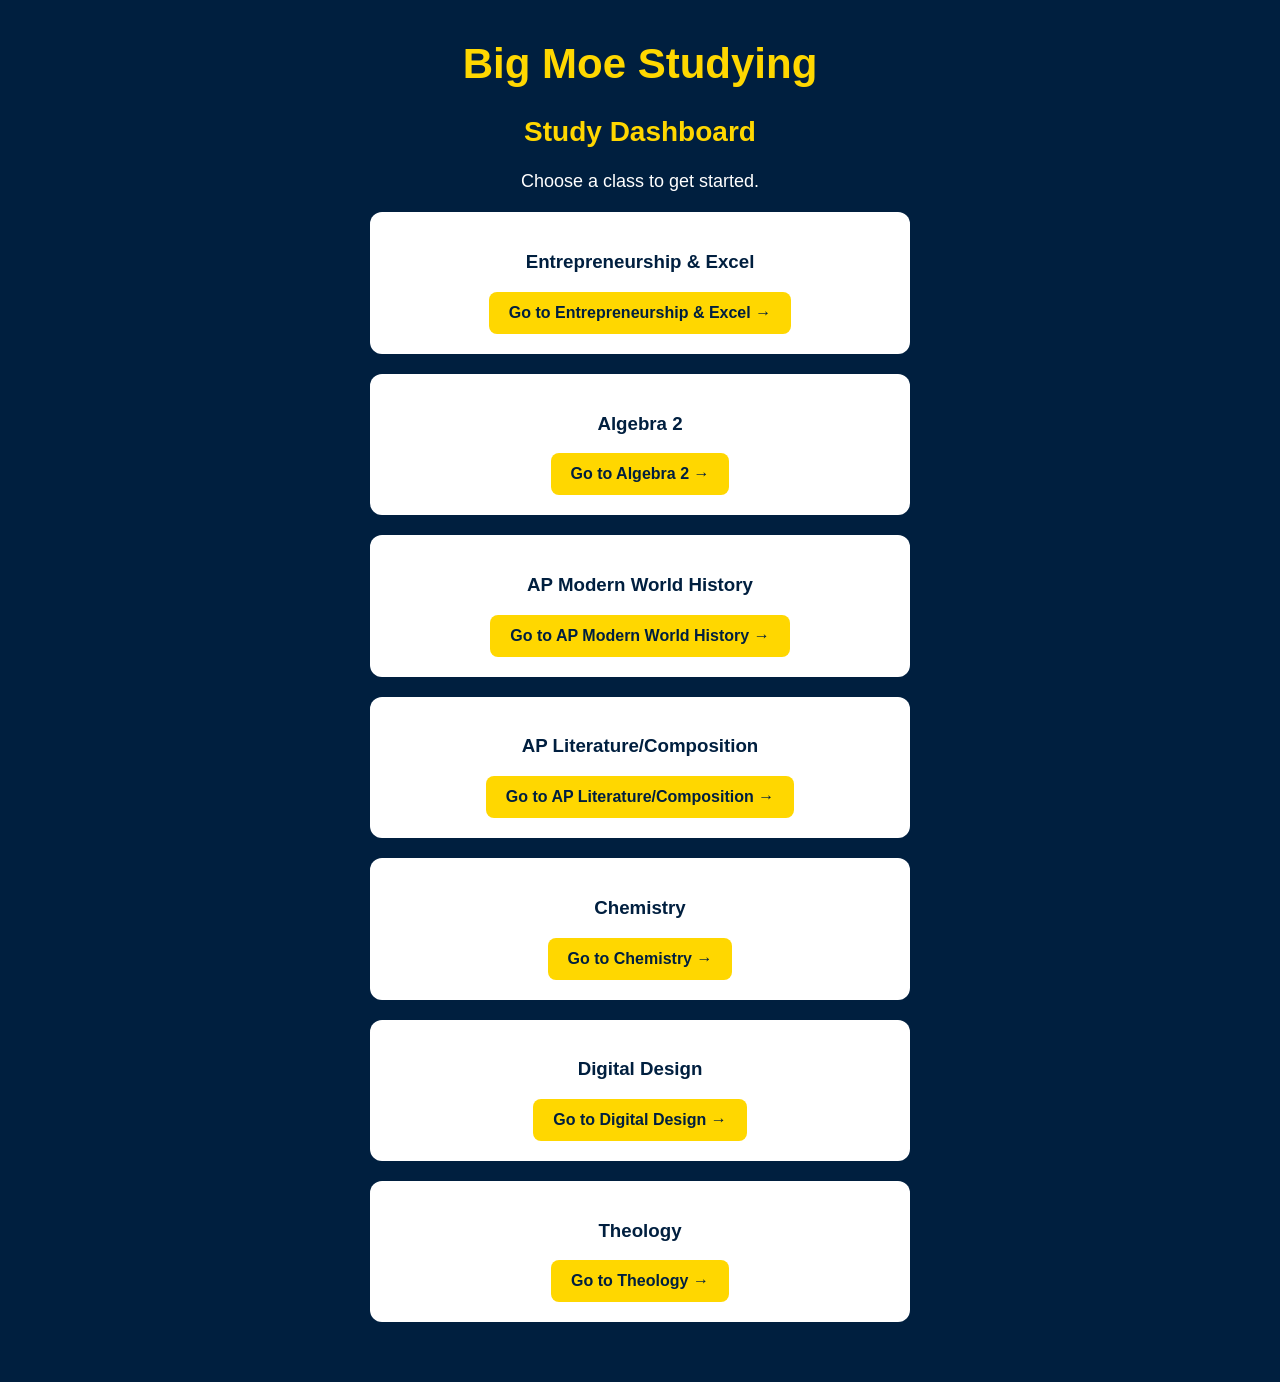
<file: index.html>
<head>
    <title>Big Moe Studying</title>
    <link rel="stylesheet" href="style.css">
</head>
<body>

    <h1>Big Moe Studying</h1>

    <h2>Study Dashboard</h2>

    <p>Choose a class to get started.</p>

    <div>
        <h3>Entrepreneurship & Excel</h3>
        <a href="entrepreneurship.html">Go to Entrepreneurship & Excel →</a>
    </div>

    <div>
        <h3>Algebra 2</h3>
        <a href="algebra2.html">Go to Algebra 2 →</a>
    </div>

    <div>
        <h3>AP Modern World History</h3>
        <a href="modernworldhistory.html">Go to AP Modern World History →</a>
    </div>

    <div>
        <h3>AP Literature/Composition</h3>
        <a href="aplit.html">Go to AP Literature/Composition →</a>
    </div>

    <div>
        <h3>Chemistry</h3>
        <a href="chemistry.html">Go to Chemistry →</a>
    </div>

    <div>
        <h3>Digital Design</h3>
        <a href="digitaldesign.html">Go to Digital Design →</a>
    </div>

    <div>
        <h3>Theology</h3>
        <a href="theology.html">Go to Theology →</a>
    </div>

</body>
</html>
</file>
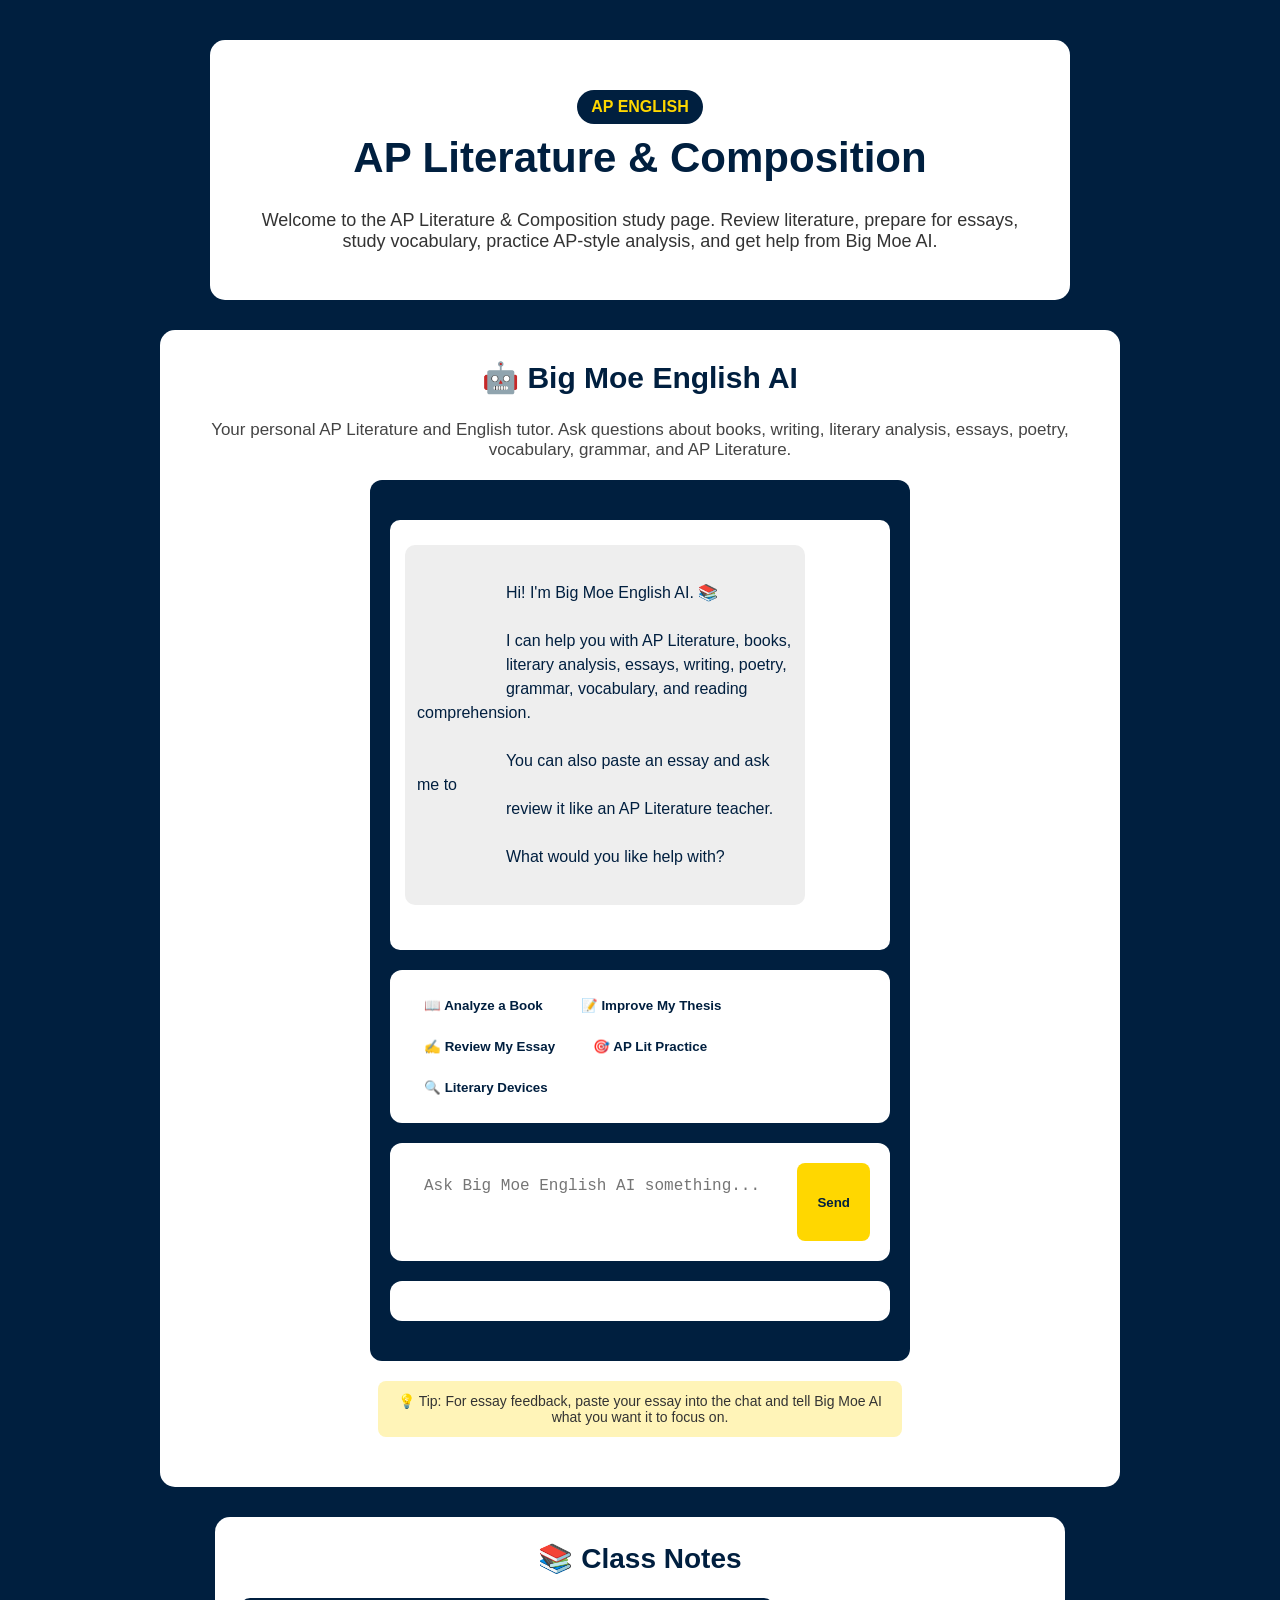
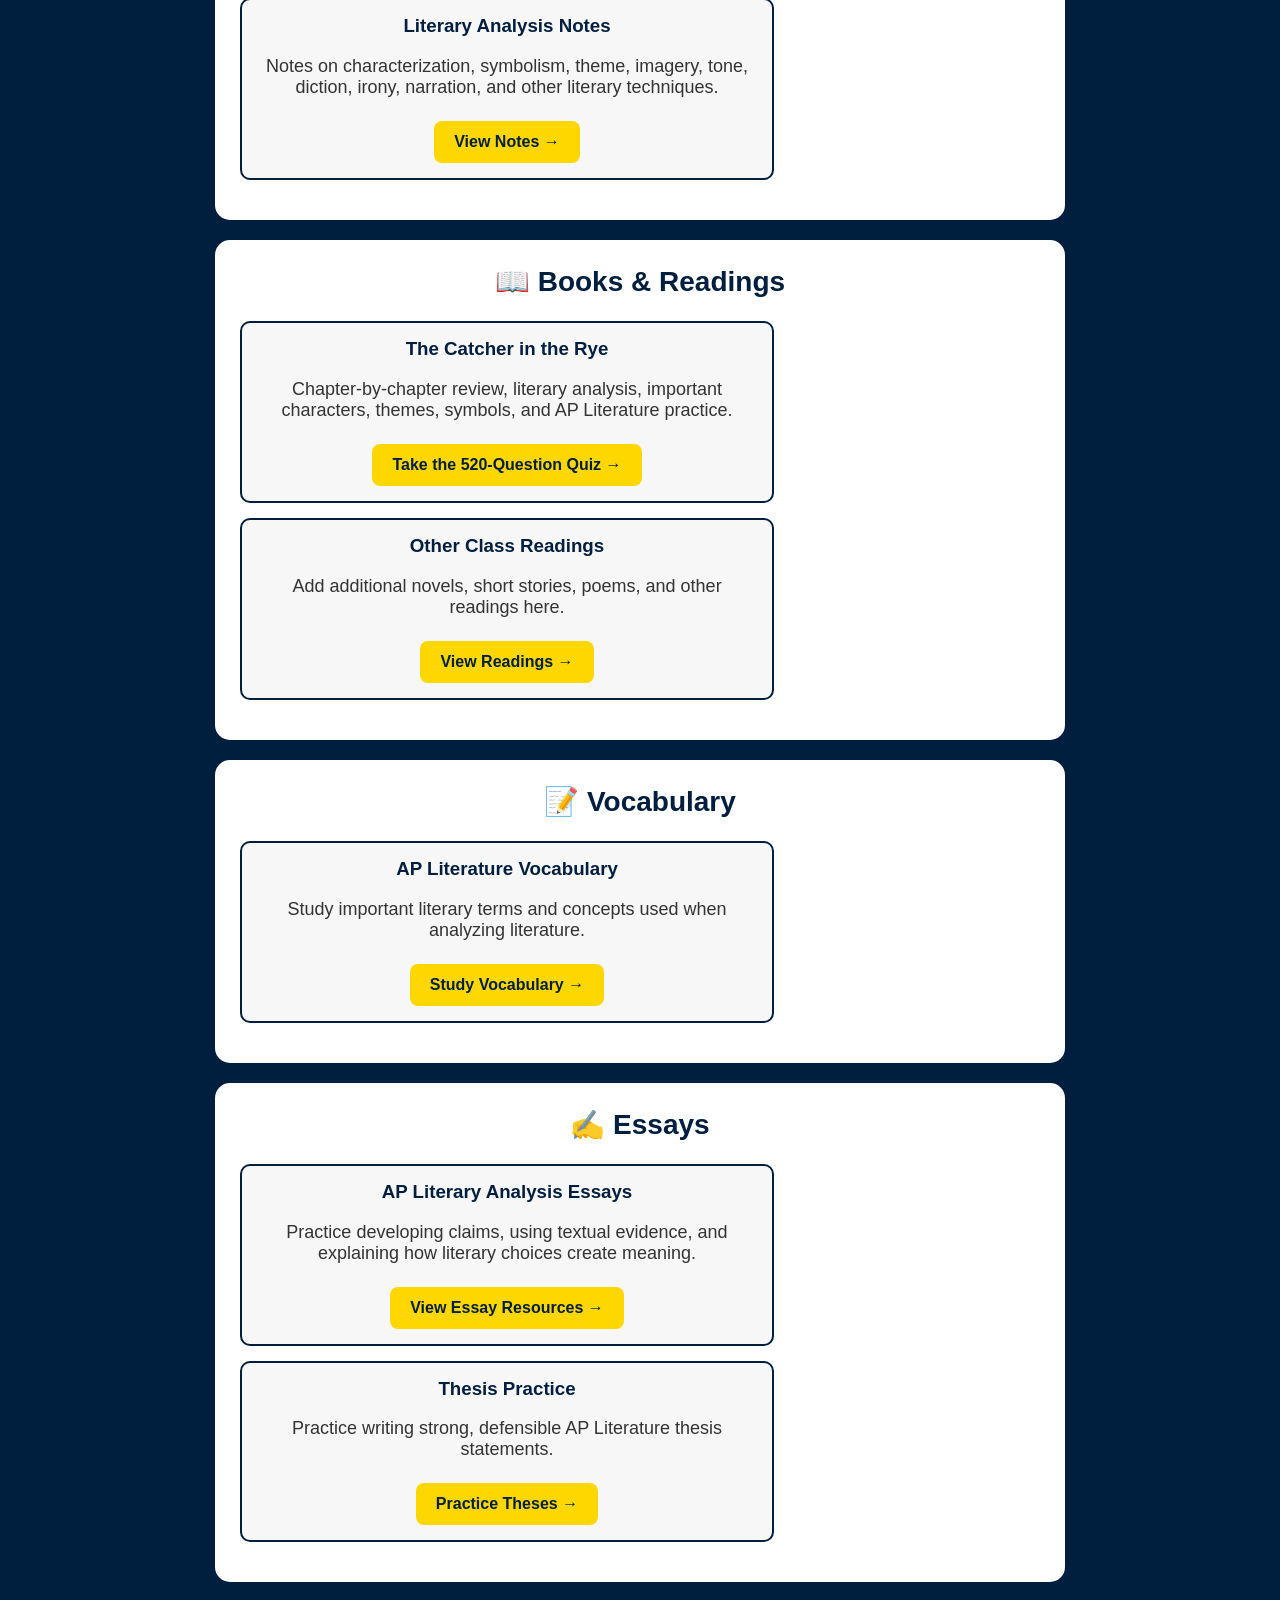
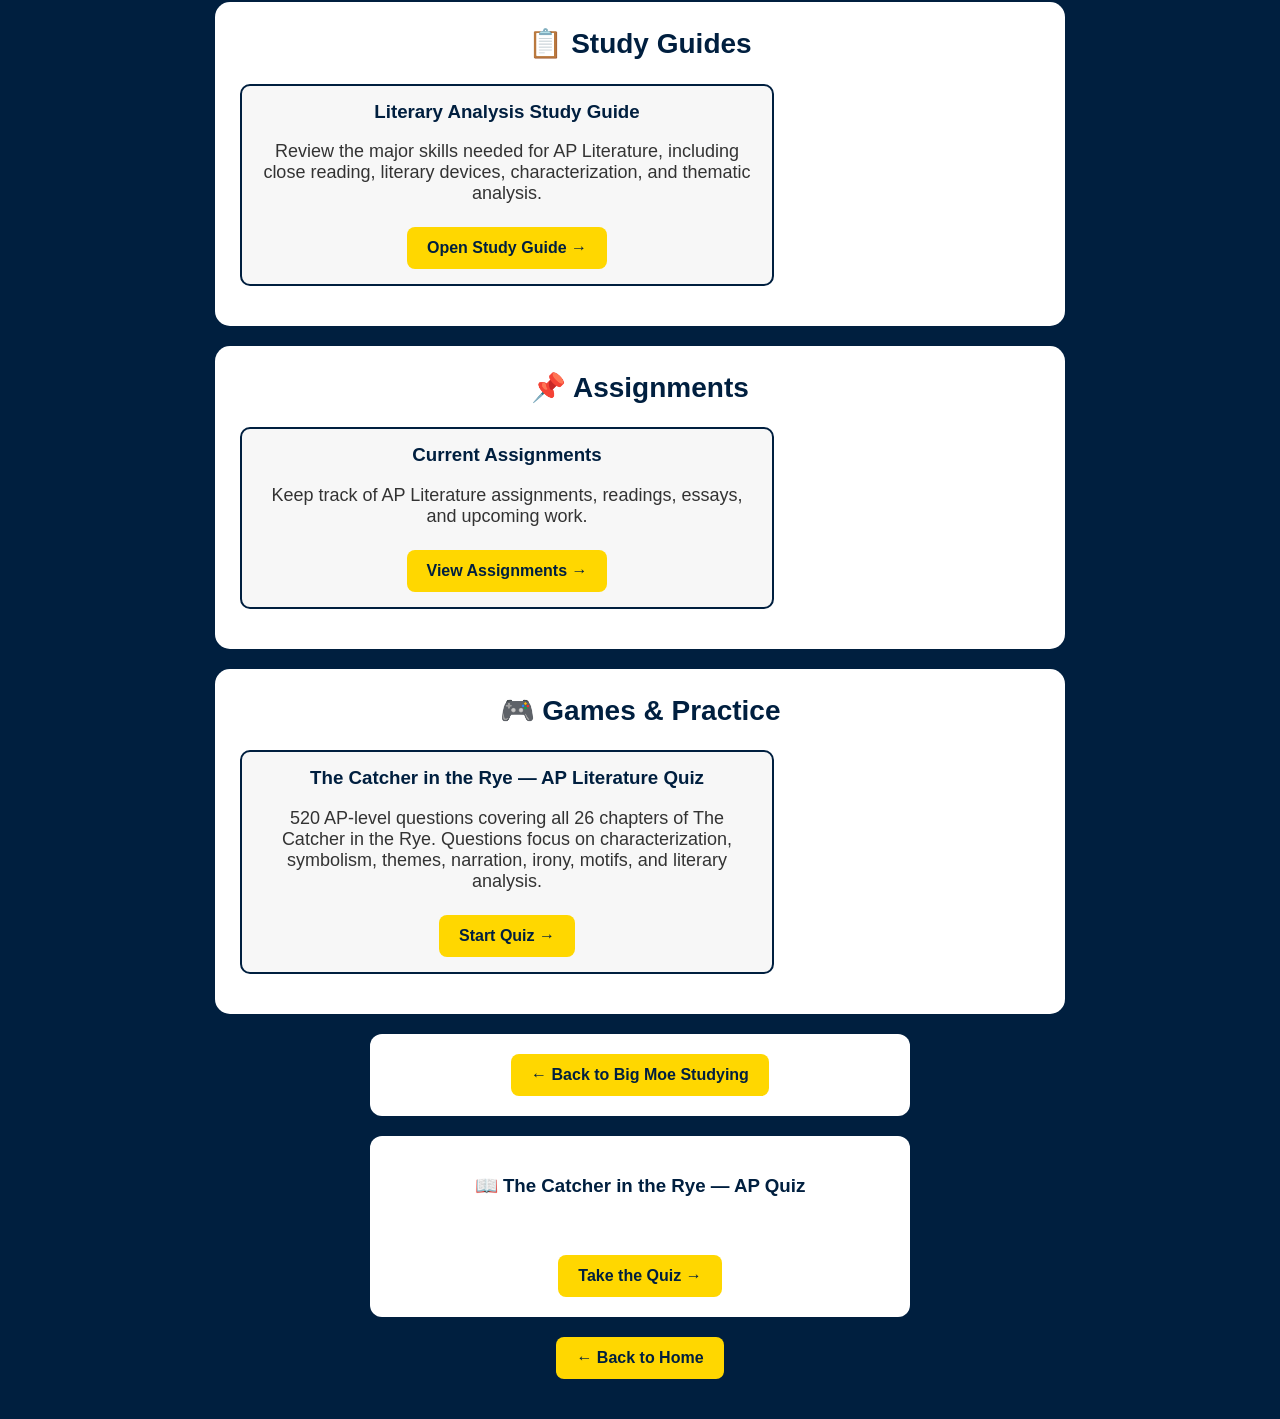
<file: aplit.html>
<!DOCTYPE html>
<html lang="en">
<head>
    <meta charset="UTF-8">
    <meta name="viewport" content="width=device-width, initial-scale=1.0">

    <title>AP Literature & Composition | Big Moe Studying</title>

    <link rel="stylesheet" href="style.css">

    <style>
        .class-header {
            background-color: white;
            color: #001f3f;
            max-width: 800px;
            margin: 0 auto 30px auto;
            padding: 30px;
            border-radius: 15px;
        }

        .class-header h1 {
            color: #001f3f;
            margin-top: 0;
        }

        .class-header p {
            color: #333;
        }

        .section {
            background-color: white;
            color: #001f3f;
            max-width: 800px;
            margin: 20px auto;
            padding: 25px;
            border-radius: 15px;
        }

        .section h2 {
            color: #001f3f;
            margin-top: 0;
        }

        .resource {
            border: 2px solid #001f3f;
            border-radius: 10px;
            padding: 15px;
            margin: 15px 0;
            background-color: #f7f7f7;
        }

        .resource h3 {
            color: #001f3f;
            margin-top: 0;
        }

        .resource p {
            color: #333;
        }

        .gold-button {
            display: inline-block;
            background-color: #FFD700;
            color: #001f3f;
            padding: 12px 20px;
            border-radius: 8px;
            text-decoration: none;
            font-weight: bold;
            margin-top: 5px;
            border: none;
            cursor: pointer;
        }

        .gold-button:hover {
            background-color: #001f3f;
            color: white;
        }

        .home-button {
            margin-top: 20px;
        }

        .ap-badge {
            display: inline-block;
            background-color: #001f3f;
            color: #FFD700;
            padding: 8px 14px;
            border-radius: 20px;
            font-weight: bold;
            margin-bottom: 10px;
        }

        /* AI SECTION */

        .ai-section {
            background-color: white;
            color: #001f3f;
            max-width: 900px;
            margin: 30px auto;
            padding: 30px;
            border-radius: 15px;
        }

        .ai-title {
            color: #001f3f;
            font-size: 30px;
            margin-top: 0;
        }

        .ai-subtitle {
            color: #444;
            font-size: 17px;
        }

        .ai-chat {
            background-color: #001f3f;
            border-radius: 12px;
            padding: 20px;
            margin-top: 20px;
        }

        #chatMessages {
            height: 400px;
            overflow-y: auto;
            background-color: white;
            border-radius: 10px;
            padding: 15px;
            text-align: left;
        }

        .message {
            padding: 12px;
            margin: 10px 0;
            border-radius: 10px;
            line-height: 1.5;
            white-space: pre-wrap;
        }

        .user-message {
            background-color: #FFD700;
            color: #001f3f;
            margin-left: 15%;
        }

        .ai-message {
            background-color: #eeeeee;
            color: #001f3f;
            margin-right: 15%;
        }

        .ai-input-area {
            display: flex;
            gap: 10px;
            margin-top: 15px;
        }

        #userInput {
            flex: 1;
            padding: 14px;
            border-radius: 8px;
            border: none;
            font-size: 16px;
            resize: none;
            min-height: 50px;
        }

        #sendButton {
            background-color: #FFD700;
            color: #001f3f;
            border: none;
            border-radius: 8px;
            padding: 0 20px;
            font-weight: bold;
            cursor: pointer;
        }

        #sendButton:hover {
            background-color: white;
        }

        .ai-tools {
            display: flex;
            flex-wrap: wrap;
            gap: 10px;
            margin-top: 15px;
        }

        .ai-tool {
            background-color: white;
            color: #001f3f;
            border: none;
            border-radius: 20px;
            padding: 8px 14px;
            cursor: pointer;
            font-weight: bold;
        }

        .ai-tool:hover {
            background-color: #FFD700;
        }

        .ai-status {
            color: white;
            margin-top: 10px;
            font-size: 14px;
        }

        .ai-warning {
            background-color: #fff4b8;
            color: #333;
            padding: 12px;
            border-radius: 8px;
            margin-top: 15px;
            font-size: 14px;
        }
    </style>
</head>

<body>

    <!-- HEADER -->

    <div class="class-header">

        <div class="ap-badge">
            AP ENGLISH
        </div>

        <h1>AP Literature & Composition</h1>

        <p>
            Welcome to the AP Literature & Composition study page.
            Review literature, prepare for essays, study vocabulary,
            practice AP-style analysis, and get help from Big Moe AI.
        </p>

    </div>


    <!-- AI TUTOR -->

    <div class="ai-section">

        <h2 class="ai-title">🤖 Big Moe English AI</h2>

        <p class="ai-subtitle">
            Your personal AP Literature and English tutor.
            Ask questions about books, writing, literary analysis,
            essays, poetry, vocabulary, grammar, and AP Literature.
        </p>

        <div class="ai-chat">

            <div id="chatMessages">

                <div class="message ai-message">
                    Hi! I'm Big Moe English AI. 📚

                    I can help you with AP Literature, books,
                    literary analysis, essays, writing, poetry,
                    grammar, vocabulary, and reading comprehension.

                    You can also paste an essay and ask me to
                    review it like an AP Literature teacher.

                    What would you like help with?
                </div>

            </div>


            <div class="ai-tools">

                <button class="ai-tool" onclick="setPrompt('Help me analyze a book.')">
                    📖 Analyze a Book
                </button>

                <button class="ai-tool" onclick="setPrompt('Help me improve my AP Literature thesis.')">
                    📝 Improve My Thesis
                </button>

                <button class="ai-tool" onclick="setPrompt('Review my essay like an AP Literature teacher.')">
                    ✍️ Review My Essay
                </button>

                <button class="ai-tool" onclick="setPrompt('Give me an AP Literature practice question.')">
                    🎯 AP Lit Practice
                </button>

                <button class="ai-tool" onclick="setPrompt('Explain this literary device to me.')">
                    🔍 Literary Devices
                </button>

            </div>


            <div class="ai-input-area">

                <textarea
                    id="userInput"
                    placeholder="Ask Big Moe English AI something..."
                    onkeydown="handleEnter(event)"
                ></textarea>

                <button id="sendButton" onclick="sendMessage()">
                    Send
                </button>

            </div>

            <div class="ai-status" id="aiStatus"></div>

        </div>


        <div class="ai-warning">
            💡 Tip: For essay feedback, paste your essay into the chat
            and tell Big Moe AI what you want it to focus on.
        </div>

    </div>


    <!-- CLASS NOTES -->

    <div class="section">

        <h2>📚 Class Notes</h2>

        <div class="resource">

            <h3>Literary Analysis Notes</h3>

            <p>
                Notes on characterization, symbolism, theme,
                imagery, tone, diction, irony, narration,
                and other literary techniques.
            </p>

            <a class="gold-button" href="#">
                View Notes →
            </a>

        </div>

    </div>


    <!-- BOOKS -->

    <div class="section">

        <h2>📖 Books & Readings</h2>

        <div class="resource">

            <h3>The Catcher in the Rye</h3>

            <p>
                Chapter-by-chapter review, literary analysis,
                important characters, themes, symbols, and
                AP Literature practice.
            </p>

            <a class="gold-button" href="catcherquiz.html">
                Take the 520-Question Quiz →
            </a>

        </div>


        <div class="resource">

            <h3>Other Class Readings</h3>

            <p>
                Add additional novels, short stories, poems,
                and other readings here.
            </p>

            <a class="gold-button" href="#">
                View Readings →
            </a>

        </div>

    </div>


    <!-- VOCABULARY -->

    <div class="section">

        <h2>📝 Vocabulary</h2>

        <div class="resource">

            <h3>AP Literature Vocabulary</h3>

            <p>
                Study important literary terms and concepts
                used when analyzing literature.
            </p>

            <a class="gold-button" href="#">
                Study Vocabulary →
            </a>

        </div>

    </div>


    <!-- ESSAYS -->

    <div class="section">

        <h2>✍️ Essays</h2>

        <div class="resource">

            <h3>AP Literary Analysis Essays</h3>

            <p>
                Practice developing claims, using textual
                evidence, and explaining how literary choices
                create meaning.
            </p>

            <a class="gold-button" href="#">
                View Essay Resources →
            </a>

        </div>


        <div class="resource">

            <h3>Thesis Practice</h3>

            <p>
                Practice writing strong, defensible AP Literature
                thesis statements.
            </p>

            <a class="gold-button" href="#">
                Practice Theses →
            </a>

        </div>

    </div>


    <!-- STUDY GUIDES -->

    <div class="section">

        <h2>📋 Study Guides</h2>

        <div class="resource">

            <h3>Literary Analysis Study Guide</h3>

            <p>
                Review the major skills needed for AP Literature,
                including close reading, literary devices,
                characterization, and thematic analysis.
            </p>

            <a class="gold-button" href="#">
                Open Study Guide →
            </a>

        </div>

    </div>


    <!-- ASSIGNMENTS -->

    <div class="section">

        <h2>📌 Assignments</h2>

        <div class="resource">

            <h3>Current Assignments</h3>

            <p>
                Keep track of AP Literature assignments,
                readings, essays, and upcoming work.
            </p>

            <a class="gold-button" href="#">
                View Assignments →
            </a>

        </div>

    </div>


    <!-- GAMES -->

    <div class="section">

        <h2>🎮 Games & Practice</h2>

        <div class="resource">

            <h3>The Catcher in the Rye — AP Literature Quiz</h3>

            <p>
                520 AP-level questions covering all 26 chapters
                of The Catcher in the Rye. Questions focus on
                characterization, symbolism, themes, narration,
                irony, motifs, and literary analysis.
            </p>

            <a class="gold-button" href="catcherquiz.html">
                Start Quiz →
            </a>

        </div>

    </div>


    <!-- HOME -->

    <div class="home-button">

        <a href="index.html">
            ← Back to Big Moe Studying
        </a>

    </div>


    <!-- AI JAVASCRIPT -->

    <script>

        function setPrompt(text) {

            document.getElementById("userInput").value = text;

            document.getElementById("userInput").focus();

        }


        function handleEnter(event) {

            if (event.key === "Enter" && !event.shiftKey) {

                event.preventDefault();

                sendMessage();

            }

        }


        async function sendMessage() {

            const input = document.getElementById("userInput");
            const message = input.value.trim();

            if (!message) {
                return;
            }

            const chat = document.getElementById("chatMessages");
            const status = document.getElementById("aiStatus");
            const sendButton = document.getElementById("sendButton");


            // Show user's message

            const userMessage = document.createElement("div");

            userMessage.className = "message user-message";

            userMessage.textContent = message;

            chat.appendChild(userMessage);


            input.value = "";

            status.textContent = "Big Moe AI is thinking...";

            sendButton.disabled = true;


            try {

                const response = await fetch("/api/chat", {

                    method: "POST",

                    headers: {
                        "Content-Type": "application/json"
                    },

                    body: JSON.stringify({
                        message: message
                    })

                });


                const data = await response.json();


                if (!response.ok) {

                    throw new Error(
                        data.error || "Something went wrong."
                    );

                }


                const aiMessage = document.createElement("div");

                aiMessage.className = "message ai-message";

                aiMessage.textContent = data.reply;

                chat.appendChild(aiMessage);


                chat.scrollTop = chat.scrollHeight;


            } catch (error) {

                const errorMessage = document.createElement("div");

                errorMessage.className = "message ai-message";

                errorMessage.textContent =
                    "I couldn't connect to Big Moe AI right now. " +
                    "Make sure the AI server is set up correctly.";

                chat.appendChild(errorMessage);

                console.error(error);

            }


            status.textContent = "";

            sendButton.disabled = false;

            input.focus();

        }

    </script>

</body>
</html>
<div>
    <h3>📖 The Catcher in the Rye — AP Quiz</h3>
    <p>520 AP Literature questions covering all 26 chapters.</p>
    <a href="catcherquiz.html">Take the Quiz →</a>
</div>
    <a href="index.html">← Back to Home</a>

</body>
</html>
</file>
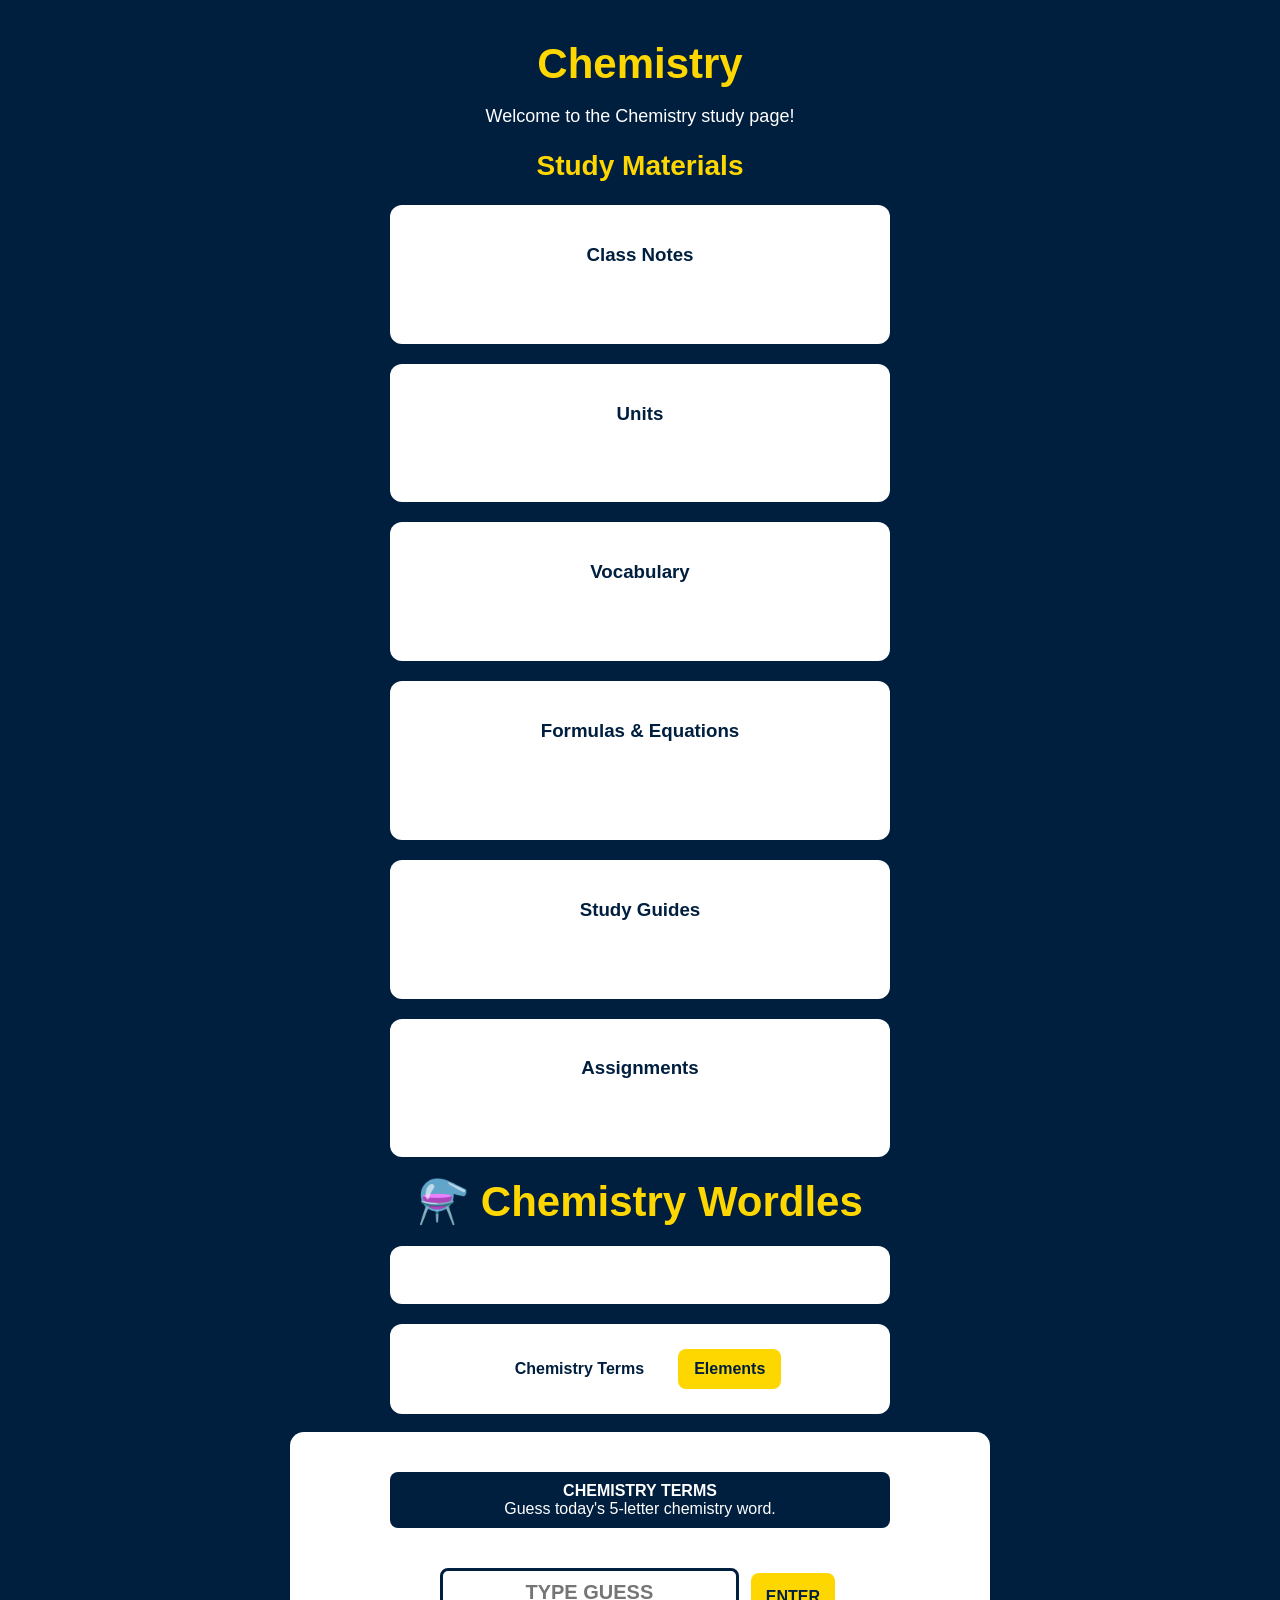
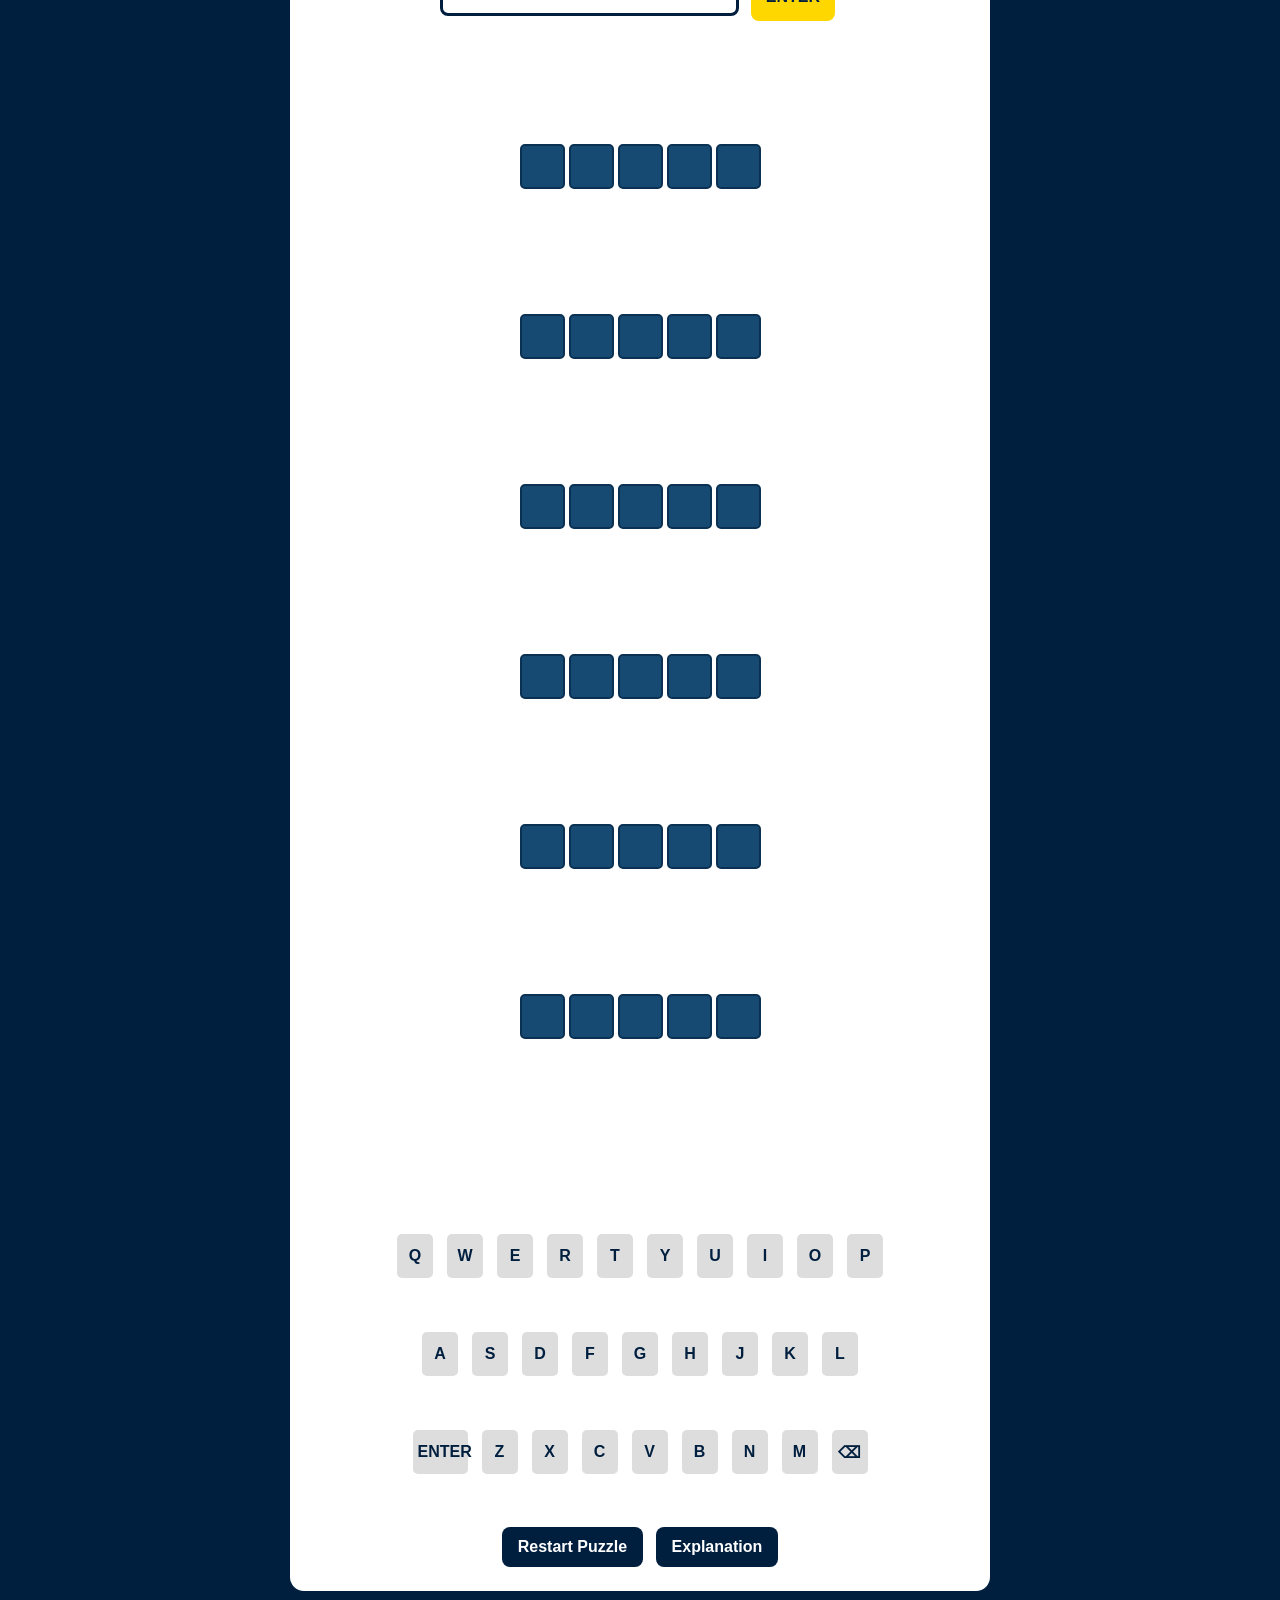
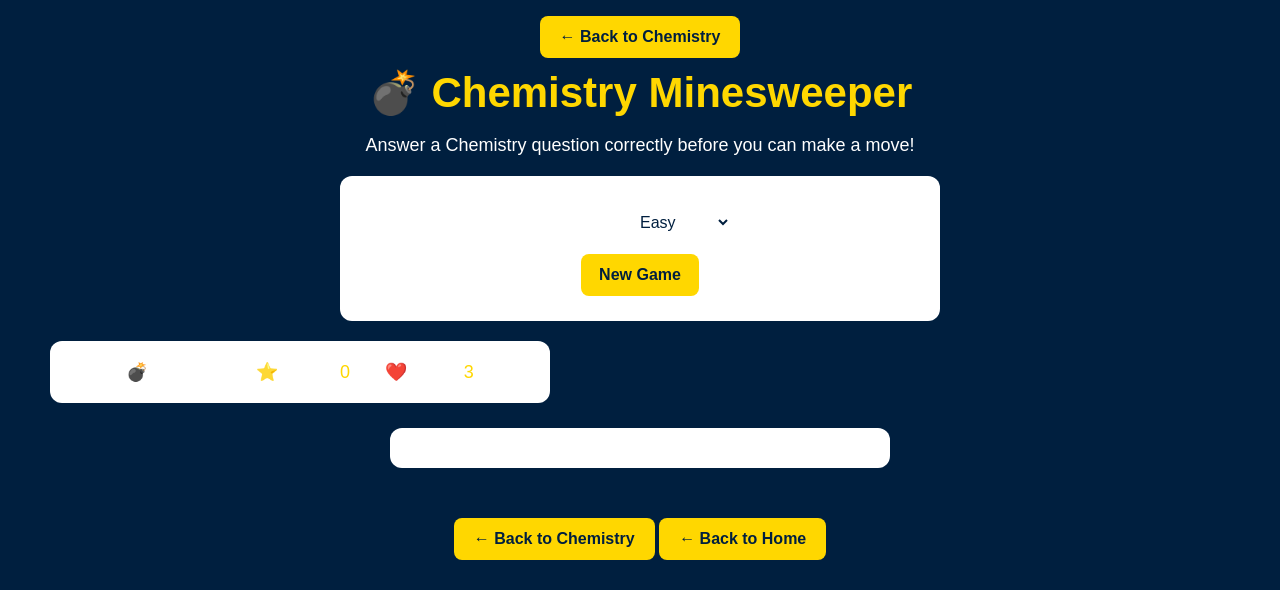
<file: chemistry.html>
<!DOCTYPE html>
<html>
<head>
    <title>Chemistry - Big Moe Studying</title>
    <link rel="stylesheet" href="style.css">
</head>

<body>

    <h1>Chemistry</h1>

    <p>Welcome to the Chemistry study page!</p>

    <h2>Study Materials</h2>

    <div>
        <h3>Class Notes</h3>
        <p>Your Chemistry notes will go here.</p>
    </div>

    <div>
        <h3>Units</h3>
        <p>Organize your Chemistry units and topics here.</p>
    </div>

    <div>
        <h3>Vocabulary</h3>
        <p>Important Chemistry terms and definitions will go here.</p>
    </div>

    <div>
        <h3>Formulas & Equations</h3>
        <p>Keep important formulas, equations, and calculations here.</p>
    </div>

    <div>
        <h3>Study Guides</h3>
        <p>Study guides and test preparation will go here.</p>
    </div>

    <div>
        <h3>Assignments</h3>
        <p>Class assignments and important due dates will go here.</p>
    </div>
<!DOCTYPE html>
<html lang="en">
<head>
<meta charset="UTF-8">
<meta name="viewport" content="width=device-width, initial-scale=1.0">
<title>Chemistry Wordles</title>

<style>
* {
    box-sizing: border-box;
}

body {
    margin: 0;
    background: #001f3f;
    color: white;
    font-family: Arial, sans-serif;
    text-align: center;
    padding: 20px;
}

h1 {
    color: #ffd700;
    font-size: clamp(30px, 6vw, 42px);
    margin: 10px;
}

.sub {
    margin-bottom: 18px;
}

.tabs {
    display: flex;
    justify-content: center;
    gap: 8px;
    flex-wrap: wrap;
    margin-bottom: 18px;
}

.tab,
.action {
    border: 0;
    border-radius: 8px;
    padding: 11px 16px;
    font-weight: bold;
    cursor: pointer;
}

.tab {
    background: #ffd700;
    color: #001f3f;
}

.tab.active {
    background: white;
}

.game {
    display: none;
    background: white;
    color: #001f3f;
    max-width: 700px;
    margin: auto;
    padding: 20px;
    border-radius: 14px;
}

.game.active {
    display: block;
}

.daily {
    background: #001f3f;
    color: white;
    padding: 10px;
    border-radius: 8px;
}

.board {
    width: min(100%, 620px);
    margin: 18px auto;
    display: grid;
    gap: 5px;
    overflow-x: auto;
}

.row {
    display: grid;
    gap: 4px;
    grid-template-columns: repeat(var(--letters, 5), minmax(0, 1fr));
}

.cell {
    aspect-ratio: 1;
    min-width: 0;
    border: 2px solid #aaa;
    display: flex;
    align-items: center;
    justify-content: center;
    font-size: clamp(12px, 2.7vw, 26px);
    font-weight: 900;
    border-radius: 3px;
    text-transform: uppercase;
}

.cell.correct {
    background: #3aaf58;
    color: white;
    border-color: #3aaf58;
}

.cell.present {
    background: #d3aa00;
    color: white;
    border-color: #d3aa00;
}

.cell.absent {
    background: #555;
    color: white;
    border-color: #555;
}

.message {
    min-height: 28px;
    font-weight: bold;
    margin: 8px;
}

.guessArea {
    display: flex;
    justify-content: center;
    gap: 7px;
    margin: 12px auto;
    max-width: 440px;
}

.guessInput {
    width: min(300px, 68vw);
    height: 48px;
    border: 3px solid #001f3f;
    border-radius: 8px;
    padding: 8px 12px;
    font-size: 20px;
    font-weight: bold;
    text-transform: uppercase;
    text-align: center;
    outline: none;
}

.guessInput:focus {
    border-color: #d3aa00;
    box-shadow: 0 0 0 3px #ffd70055;
}

.submit {
    height: 48px;
    background: #ffd700;
    color: #001f3f;
    border: 0;
    border-radius: 8px;
    padding: 0 15px;
    font-weight: bold;
    font-size: 16px;
    cursor: pointer;
}

.keyboard {
    max-width: 500px;
    margin: auto;
}

.keyrow {
    display: flex;
    justify-content: center;
    gap: 4px;
    margin: 4px;
}

.key {
    height: 44px;
    min-width: clamp(23px, 6vw, 36px);
    border: 0;
    border-radius: 5px;
    background: #ddd;
    font-weight: bold;
    cursor: pointer;
    padding: 0 5px;
}

.wide {
    min-width: 55px;
}

.action {
    background: #001f3f;
    color: white;
    margin: 4px;
}

.explain {
    display: none;
    text-align: left;
    background: #eee;
    padding: 12px;
    border-radius: 8px;
    margin-top: 10px;
}

.back {
    display: inline-block;
    margin-top: 18px;
    background: #ffd700;
    color: #001f3f;
    padding: 11px 16px;
    border-radius: 8px;
    text-decoration: none;
    font-weight: bold;
}

.hint {
    font-size: 14px;
    color: #444;
    margin: 8px;
}
</style>
</head>

<body>

<h1>⚗️ Chemistry Wordles</h1>

<div class="sub">
    A new chemistry puzzle every day.
</div>

<div class="tabs">
    <button class="tab active" data-game="terms">
        Chemistry Terms
    </button>

    <button class="tab" data-game="elements">
        Elements
    </button>
</div>


<!-- CHEMISTRY TERMS -->

<div id="terms" class="game active">

    <div class="daily">
        <b>CHEMISTRY TERMS</b>
        <br>
        Guess today's 5-letter chemistry word.
    </div>

    <div class="guessArea">

        <input
            id="termsInput"
            class="guessInput"
            type="text"
            maxlength="5"
            autocomplete="off"
            autocapitalize="characters"
            spellcheck="false"
            placeholder="TYPE GUESS"
            aria-label="Type chemistry term guess"
        >

        <button id="termsSubmit" class="submit">
            ENTER
        </button>

    </div>

    <div id="termsBoard" class="board"></div>

    <div id="termsMessage" class="message" aria-live="polite"></div>

    <div id="termsKeyboard" class="keyboard"></div>

    <button class="action" id="termsNew">
        Restart Puzzle
    </button>

    <button class="action" id="termsExplain">
        Explanation
    </button>

    <div id="termsExplainBox" class="explain"></div>

</div>


<!-- ELEMENTS -->

<div id="elements" class="game">

    <div class="daily">

        <b>ELEMENTS — ALL 118</b>

        <br>

        Today's answer is one of the 118 element names.
        Word length changes to match the element.

        <br>

        <span id="elementDayInfo"></span>

    </div>


    <div class="guessArea">

        <input
            id="elementsInput"
            class="guessInput"
            type="text"
            autocomplete="off"
            autocapitalize="characters"
            spellcheck="false"
            placeholder="TYPE ELEMENT"
            aria-label="Type element name guess"
        >

        <button id="elementsSubmit" class="submit">
            ENTER
        </button>

    </div>


    <div id="elementsBoard" class="board"></div>

    <div id="elementsMessage" class="message" aria-live="polite"></div>

    <div id="elementsKeyboard" class="keyboard"></div>

    <button class="action" id="elementsNew">
        Restart Puzzle
    </button>

    <button class="action" id="elementsExplain">
        Explanation
    </button>

    <div id="elementsExplainBox" class="explain"></div>

    <div class="hint">
        Element answers follow a fixed daily sequence:
        no element repeats until all 118 have appeared.
    </div>

</div>


<a class="back" href="chemistry.html">
    ← Back to Chemistry
</a>


<script>

/* =========================
   CHEMISTRY TERMS
========================= */

const termAnswers = [

    ["molar",
     "Related to molarity, which measures moles per liter."],

    ["moles",
     "The SI unit for amount of substance."],

    ["ionic",
     "Relating to ions or ionic bonding."],

    ["anion",
     "A negatively charged ion."],

    ["ester",
     "An organic compound containing the ester functional group."],

    ["ether",
     "An organic compound with an oxygen bonded to two carbon groups."],

    ["oxide",
     "A compound containing oxygen and another element."],

    ["redox",
     "A reaction involving oxidation and reduction."],

    ["solid",
     "A state of matter with a definite shape and volume."],

    ["vapor",
     "The gas phase of a substance."],

    ["yield",
     "The amount of product produced in a reaction."],

    ["atom",
     "A basic unit of an element."]

].filter(x => x[0].length === 5);


/* =========================
   ALL 118 ELEMENTS
========================= */

const elements = [

["hydrogen","H",1],
["helium","He",2],
["lithium","Li",3],
["beryllium","Be",4],
["boron","B",5],
["carbon","C",6],
["nitrogen","N",7],
["oxygen","O",8],
["fluorine","F",9],
["neon","Ne",10],
["sodium","Na",11],
["magnesium","Mg",12],
["aluminum","Al",13],
["silicon","Si",14],
["phosphorus","P",15],
["sulfur","S",16],
["chlorine","Cl",17],
["argon","Ar",18],
["potassium","K",19],
["calcium","Ca",20],
["scandium","Sc",21],
["titanium","Ti",22],
["vanadium","V",23],
["chromium","Cr",24],
["manganese","Mn",25],
["iron","Fe",26],
["cobalt","Co",27],
["nickel","Ni",28],
["copper","Cu",29],
["zinc","Zn",30],
["gallium","Ga",31],
["germanium","Ge",32],
["arsenic","As",33],
["selenium","Se",34],
["bromine","Br",35],
["krypton","Kr",36],
["rubidium","Rb",37],
["strontium","Sr",38],
["yttrium","Y",39],
["zirconium","Zr",40],
["niobium","Nb",41],
["molybdenum","Mo",42],
["technetium","Tc",43],
["ruthenium","Ru",44],
["rhodium","Rh",45],
["palladium","Pd",46],
["silver","Ag",47],
["cadmium","Cd",48],
["indium","In",49],
["tin","Sn",50],
["antimony","Sb",51],
["tellurium","Te",52],
["iodine","I",53],
["xenon","Xe",54],
["cesium","Cs",55],
["barium","Ba",56],
["lanthanum","La",57],
["cerium","Ce",58],
["praseodymium","Pr",59],
["neodymium","Nd",60],
["promethium","Pm",61],
["samarium","Sm",62],
["europium","Eu",63],
["gadolinium","Gd",64],
["terbium","Tb",65],
["dysprosium","Dy",66],
["holmium","Ho",67],
["erbium","Er",68],
["thulium","Tm",69],
["ytterbium","Yb",70],
["lutetium","Lu",71],
["hafnium","Hf",72],
["tantalum","Ta",73],
["tungsten","W",74],
["rhenium","Re",75],
["osmium","Os",76],
["iridium","Ir",77],
["platinum","Pt",78],
["gold","Au",79],
["mercury","Hg",80],
["thallium","Tl",81],
["lead","Pb",82],
["bismuth","Bi",83],
["polonium","Po",84],
["astatine","At",85],
["radon","Rn",86],
["francium","Fr",87],
["radium","Ra",88],
["actinium","Ac",89],
["thorium","Th",90],
["protactinium","Pa",91],
["uranium","U",92],
["neptunium","Np",93],
["plutonium","Pu",94],
["americium","Am",95],
["curium","Cm",96],
["berkelium","Bk",97],
["californium","Cf",98],
["einsteinium","Es",99],
["fermium","Fm",100],
["mendelevium","Md",101],
["nobelium","No",102],
["lawrencium","Lr",103],
["rutherfordium","Rf",104],
["dubnium","Db",105],
["seaborgium","Sg",106],
["bohrium","Bh",107],
["hassium","Hs",108],
["meitnerium","Mt",109],
["darmstadtium","Ds",110],
["roentgenium","Rg",111],
["copernicium","Cn",112],
["nihonium","Nh",113],
["flerovium","Fl",114],
["moscovium","Mc",115],
["livermorium","Lv",116],
["tennessine","Ts",117],
["oganesson","Og",118]

].map(([name, symbol, number]) => [

    name,

    `Element ${number}, symbol ${symbol}.`,

    number

]);


/* =========================
   DAILY SYSTEM
========================= */

function utcDayNumber() {

    const d = new Date();

    return Math.floor(
        Date.UTC(
            d.getFullYear(),
            d.getMonth(),
            d.getDate()
        ) / 86400000
    );

}


function dailyIndex(numberOfItems) {

    return (
        utcDayNumber() %
        numberOfItems +
        numberOfItems
    ) % numberOfItems;

}


/* =========================
   GAME ENGINE
========================= */

function game(kind, answers, isElements = false) {

    const board =
        document.getElementById(kind + "Board");

    const msg =
        document.getElementById(kind + "Message");

    const kb =
        document.getElementById(kind + "Keyboard");

    const input =
        document.getElementById(kind + "Input");

    const submitButton =
        document.getElementById(kind + "Submit");

    const explainBox =
        document.getElementById(kind + "ExplainBox");


    /*
       Pick today's answer.

       For Elements:
       118 elements = 118 different days
       before the cycle repeats.
    */

    const selected =
        answers[dailyIndex(answers.length)];


    const answer =
        selected[0];

    const definition =
        selected[1];

    const wordLength =
        answer.length;


    /*
       Only accept answers that have the
       same number of letters.
    */

    const allowed =
        new Set(
            answers
                .filter(x => x[0].length === wordLength)
                .map(x => x[0])
        );


    let guesses = [];

    let over = false;


    input.maxLength = wordLength;

    input.placeholder =
        isElements
        ? "TYPE ELEMENT"
        : "TYPE GUESS";


    if (isElements) {

        document.getElementById(
            "elementDayInfo"
        ).textContent =
            `Element #${selected[2]} • ${wordLength} letters`;

    }


    /* CREATE BOARD */

    function buildBoard() {

        board.innerHTML = "";

        board.style.setProperty(
            "--letters",
            wordLength
        );


        for (let r = 0; r < 6; r++) {

            const row =
                document.createElement("div");

            row.className = "row";

            row.style.setProperty(
                "--letters",
                wordLength
            );


            for (let c = 0; c < wordLength; c++) {

                const cell =
                    document.createElement("div");

                cell.className = "cell";

                row.appendChild(cell);

            }


            board.appendChild(row);

        }

    }


    /* CREATE KEYBOARD */

    function buildKeyboard() {

        kb.innerHTML = "";


        const rows = [
            "QWERTYUIOP",
            "ASDFGHJKL",
            "ZXCVBNM"
        ];


        rows.forEach((letters, i) => {

            const row =
                document.createElement("div");

            row.className = "keyrow";


            if (i === 2) {

                addKey("ENTER", row);

            }


            for (const letter of letters) {

                addKey(letter, row);

            }


            if (i === 2) {

                addKey("⌫", row);

            }


            kb.appendChild(row);

        });

    }


    function addKey(label, row) {

        const button =
            document.createElement("button");

        button.type = "button";

        button.className =
            "key" +
            (label.length > 1 ? " wide" : "");

        button.textContent = label;


        button.addEventListener(
            "click",
            function(e) {

                e.preventDefault();


                if (label === "⌫") {

                    backspace();

                }

                else if (label === "ENTER") {

                    submit();

                }

                else {

                    addLetter(
                        label.toLowerCase()
                    );

                }

            }
        );


        row.appendChild(button);

    }


    /* SHOW CURRENT GUESS */

    function drawCurrent() {

        if (
            over ||
            !board.children[guesses.length]
        ) {

            return;

        }


        const current =
            input.value.toLowerCase();


        for (
            let c = 0;
            c < wordLength;
            c++
        ) {

            board.children[
                guesses.length
            ].children[c].textContent =
                (
                    current[c] || ""
                ).toUpperCase();

        }

    }


    /* ADD LETTER */

    function addLetter(letter) {

        if (
            over ||
            input.value.length >= wordLength
        ) {

            return;

        }


        input.value =
            (
                input.value + letter
            )
            .replace(/[^a-z]/gi, "")
            .slice(0, wordLength)
            .toUpperCase();


        input.focus();

        drawCurrent();

    }


    /* BACKSPACE */

    function backspace() {

        if (over) {

            return;

        }


        input.value =
            input.value.slice(0, -1);


        input.focus();

        drawCurrent();

    }


    /* SUBMIT GUESS */

    function submit() {

        if (over) {

            return;

        }


        const current =
            input.value
                .toLowerCase()
                .replace(/[^a-z]/g, "")
                .slice(0, wordLength);


        input.value =
            current.toUpperCase();


        if (
            current.length !== wordLength
        ) {

            msg.textContent =
                `Enter ${wordLength} letters.`;

            input.focus();

            return;

        }


        if (
            !allowed.has(current) &&
            current !== answer
        ) {

            if (isElements) {

                msg.textContent =
                    `Use an element name with ${wordLength} letters.`;

            }

            else {

                msg.textContent =
                    "Use a chemistry word from this game's list.";

            }


            input.select();

            return;

        }


        guesses.push(current);


        /*
           Determine colors
        */

        const result =
            Array(wordLength)
                .fill("absent");


        const remaining =
            answer.split("");


        /*
           Correct letters
        */

        for (
            let i = 0;
            i < wordLength;
            i++
        ) {

            if (
                current[i] === answer[i]
            ) {

                result[i] = "correct";

                remaining[i] = null;

            }

        }


        /*
           Present letters
        */

        for (
            let i = 0;
            i < wordLength;
            i++
        ) {

            if (
                result[i] === "correct"
            ) {

                continue;

            }


            const index =
                remaining.indexOf(
                    current[i]
                );


            if (index >= 0) {

                result[i] = "present";

                remaining[index] = null;

            }

        }


        /*
           Color the row
        */

        const row =
            board.children[
                guesses.length - 1
            ];


        for (
            let i = 0;
            i < wordLength;
            i++
        ) {

            row.children[i]
                .classList
                .add(result[i]);

        }


        input.value = "";

        drawCurrent();


        /*
           WIN
        */

        if (current === answer) {

            over = true;

            msg.textContent =
                `🎉 Correct! ${guesses.length}/6`;

        }


        /*
           LOSE
        */

        else if (guesses.length === 6) {

            over = true;

            msg.textContent =
                "Answer: " +
                answer.toUpperCase();

        }


        else {

            msg.textContent = "";

            input.focus();

        }

    }


    /* REAL KEYBOARD INPUT */

    input.addEventListener(
        "input",
        function() {

            input.value =
                input.value
                    .replace(/[^a-z]/gi, "")
                    .slice(0, wordLength)
                    .toUpperCase();

            drawCurrent();

        }
    );


    input.addEventListener(
        "keydown",
        function(e) {

            if (e.key === "Enter") {

                e.preventDefault();

                submit();

            }

        }
    );


    submitButton.addEventListener(
        "click",
        submit
    );


    /* RESTART */

    document.getElementById(
        kind + "New"
    ).addEventListener(
        "click",
        function() {

            guesses = [];

            over = false;

            input.value = "";

            msg.textContent = "";

            explainBox.style.display =
                "none";

            buildBoard();

            input.focus();

        }
    );


    /* EXPLANATION */

    document.getElementById(
        kind + "Explain"
    ).addEventListener(
        "click",
        function() {

            explainBox.style.display =
                explainBox.style.display === "none"
                ? "block"
                : "none";


            explainBox.innerHTML =
                "<b>" +
                answer.toUpperCase() +
                "</b><br>" +
                definition;

        }
    );


    buildBoard();

    buildKeyboard();

}


/* START BOTH GAMES */

game(
    "terms",
    termAnswers,
    false
);


game(
    "elements",
    elements,
    true
);


/* =========================
   TAB SWITCHING
========================= */

document
    .querySelectorAll(".tab")
    .forEach(tab => {

        tab.addEventListener(
            "click",
            function() {

                document
                    .querySelectorAll(".tab")
                    .forEach(x =>
                        x.classList.remove("active")
                    );


                document
                    .querySelectorAll(".game")
                    .forEach(x =>
                        x.classList.remove("active")
                    );


                tab.classList.add("active");


                document
                    .getElementById(
                        tab.dataset.game
                    )
                    .classList.add("active");


                document
                    .getElementById(
                        tab.dataset.game + "Input"
                    )
                    .focus();

            }
        );

    });

</script>

</body>
</html>
</div>
    <!DOCTYPE html>
<html>
<head>
    <title>Chemistry Minesweeper - Big Moe Studying</title>

    <style>
        body {
            background-color: #001f3f;
            color: white;
            font-family: Arial, sans-serif;
            text-align: center;
            margin: 0;
            padding: 30px;
        }

        h1 {
            color: #FFD700;
            font-size: 42px;
        }

        h2 {
            color: #FFD700;
        }

        .controls {
            margin: 20px auto;
            max-width: 600px;
        }

        select,
        button {
            padding: 12px 18px;
            margin: 5px;
            border: none;
            border-radius: 8px;
            font-size: 16px;
            cursor: pointer;
        }

        select {
            background-color: white;
            color: #001f3f;
        }

        button {
            background-color: #FFD700;
            color: #001f3f;
            font-weight: bold;
        }

        button:hover {
            background-color: white;
        }

        #gameInfo {
            margin: 20px;
            font-size: 18px;
        }

        #board {
            display: grid;
            gap: 4px;
            justify-content: center;
            margin: 25px auto;
        }

        .cell {
            width: 45px;
            height: 45px;
            background-color: #174a73;
            border: 2px solid #0b3152;
            border-radius: 5px;
            color: white;
            font-weight: bold;
            font-size: 18px;
            cursor: pointer;
            display: flex;
            align-items: center;
            justify-content: center;
            box-sizing: border-box;
        }

        .cell:hover {
            background-color: #28658f;
        }

        .revealed {
            background-color: white;
            color: #001f3f;
            cursor: default;
        }

        .mine {
            background-color: #d62828;
            color: white;
        }

        #questionBox {
            display: none;
            background-color: white;
            color: #001f3f;
            max-width: 600px;
            margin: 25px auto;
            padding: 25px;
            border-radius: 15px;
        }

        #question {
            font-size: 20px;
            font-weight: bold;
            margin-bottom: 20px;
        }

        .answer {
            display: block;
            width: 90%;
            max-width: 500px;
            margin: 10px auto;
            background-color: #001f3f;
            color: white;
        }

        .answer:hover {
            background-color: #174a73;
        }

        #result {
            font-weight: bold;
            font-size: 18px;
            margin-top: 15px;
        }

        #score {
            color: #FFD700;
        }

        #lives {
            color: #FFD700;
        }

        .back {
            display: inline-block;
            margin-top: 25px;
            padding: 12px 20px;
            background-color: #FFD700;
            color: #001f3f;
            text-decoration: none;
            border-radius: 8px;
            font-weight: bold;
        }

        .back:hover {
            background-color: white;
        }

        @media (max-width: 600px) {
            body {
                padding: 15px;
            }

            h1 {
                font-size: 32px;
            }

            .cell {
                width: 36px;
                height: 36px;
                font-size: 14px;
            }
        }
    </style>
</head>

<body>

    <h1>💣 Chemistry Minesweeper</h1>

    <p>
        Answer a Chemistry question correctly before you can make a move!
    </p>

    <div class="controls">

        <label for="difficulty">Difficulty:</label>

        <select id="difficulty">
            <option value="easy">Easy</option>
            <option value="medium">Medium</option>
            <option value="hard">Hard</option>
        </select>

        <br>

        <button id="newGame">New Game</button>

    </div>

    <div id="gameInfo">

        <span>💣 Mines: <span id="mineCount">0</span></span>

        &nbsp;&nbsp;|&nbsp;&nbsp;

        <span>⭐ Score: <span id="score">0</span></span>

        &nbsp;&nbsp;|&nbsp;&nbsp;

        <span>❤️ Lives: <span id="lives">3</span></span>

    </div>

    <div id="board"></div>

    <div id="questionBox">

        <div id="question"></div>

        <div id="answers"></div>

        <div id="result"></div>

    </div>

    <a class="back" href="chemistry.html">
        ← Back to Chemistry
    </a>


<script>

const elements = [

    { name: "Hydrogen", symbol: "H" },
    { name: "Helium", symbol: "He" },
    { name: "Lithium", symbol: "Li" },
    { name: "Beryllium", symbol: "Be" },
    { name: "Boron", symbol: "B" },
    { name: "Carbon", symbol: "C" },
    { name: "Nitrogen", symbol: "N" },
    { name: "Oxygen", symbol: "O" },
    { name: "Fluorine", symbol: "F" },
    { name: "Neon", symbol: "Ne" },

    { name: "Sodium", symbol: "Na" },
    { name: "Magnesium", symbol: "Mg" },
    { name: "Aluminum", symbol: "Al" },
    { name: "Silicon", symbol: "Si" },
    { name: "Phosphorus", symbol: "P" },
    { name: "Sulfur", symbol: "S" },
    { name: "Chlorine", symbol: "Cl" },
    { name: "Argon", symbol: "Ar" },
    { name: "Potassium", symbol: "K" },
    { name: "Calcium", symbol: "Ca" },

    { name: "Scandium", symbol: "Sc" },
    { name: "Titanium", symbol: "Ti" },
    { name: "Vanadium", symbol: "V" },
    { name: "Chromium", symbol: "Cr" },
    { name: "Manganese", symbol: "Mn" },
    { name: "Iron", symbol: "Fe" },
    { name: "Cobalt", symbol: "Co" },
    { name: "Nickel", symbol: "Ni" },
    { name: "Copper", symbol: "Cu" },
    { name: "Zinc", symbol: "Zn" },

    { name: "Gallium", symbol: "Ga" },
    { name: "Germanium", symbol: "Ge" },
    { name: "Arsenic", symbol: "As" },
    { name: "Selenium", symbol: "Se" },
    { name: "Bromine", symbol: "Br" },
    { name: "Krypton", symbol: "Kr" }

];


const board = document.getElementById("board");

const difficulty = document.getElementById("difficulty");

const newGameButton = document.getElementById("newGame");

const mineCountDisplay =
    document.getElementById("mineCount");

const scoreDisplay =
    document.getElementById("score");

const livesDisplay =
    document.getElementById("lives");

const questionBox =
    document.getElementById("questionBox");

const questionDisplay =
    document.getElementById("question");

const answersDisplay =
    document.getElementById("answers");

const resultDisplay =
    document.getElementById("result");


let rows;
let columns;
let mines;

let cells = [];

let score = 0;
let lives = 3;

let gameOver = false;

let pendingMove = null;


function startGame() {

    if (difficulty.value === "easy") {

        rows = 6;
        columns = 6;
        mines = 6;

    }

    if (difficulty.value === "medium") {

        rows = 8;
        columns = 8;
        mines = 10;

    }

    if (difficulty.value === "hard") {

        rows = 10;
        columns = 10;
        mines = 20;

    }


    score = 0;
    lives = 3;

    scoreDisplay.textContent = score;
    livesDisplay.textContent = lives;
    mineCountDisplay.textContent = mines;

    board.innerHTML = "";

    questionBox.style.display = "none";

    cells = [];

    gameOver = false;

    pendingMove = null;


    board.style.gridTemplateColumns =
        `repeat(${columns}, 45px)`;


    for (let i = 0; i < rows * columns; i++) {

        const cell = document.createElement("button");

        cell.className = "cell";

        cell.dataset.index = i;


        cell.addEventListener("click", function() {

            attemptMove(i);

        });


        board.appendChild(cell);


        cells.push({

            element: cell,

            mine: false,

            revealed: false,

            number: 0

        });

    }


    placeMines();

    calculateNumbers();

}


function placeMines() {

    let placed = 0;


    while (placed < mines) {

        const randomIndex =
            Math.floor(Math.random() * cells.length);


        if (!cells[randomIndex].mine) {

            cells[randomIndex].mine = true;

            placed++;

        }

    }

}


function calculateNumbers() {

    cells.forEach((cell, index) => {

        if (cell.mine) return;


        const neighbors =
            getNeighbors(index);


        cell.number =
            neighbors.filter(
                i => cells[i].mine
            ).length;

    });

}


function getNeighbors(index) {

    const row =
        Math.floor(index / columns);

    const column =
        index % columns;

    const neighbors = [];


    for (
        let r = row - 1;
        r <= row + 1;
        r++
    ) {

        for (
            let c = column - 1;
            c <= column + 1;
            c++
        ) {

            if (

                r >= 0 &&

                r < rows &&

                c >= 0 &&

                c < columns &&

                !(r === row && c === column)

            ) {

                neighbors.push(
                    r * columns + c
                );

            }

        }

    }


    return neighbors;

}


/*
    The player must answer a question
    before the move happens.
*/

function attemptMove(index) {

    if (gameOver) return;

    const cell = cells[index];

    if (cell.revealed) return;


    pendingMove = index;

    showQuestion();

}


/*
    Create a random question using
    only the first 36 elements.
*/

function showQuestion() {

    const element =
        elements[
            Math.floor(
                Math.random() * elements.length
            )
        ];


    const type =
        Math.random() < 0.5
            ? "nameToSymbol"
            : "symbolToName";


    let correctAnswer;

    let questionText;


    if (type === "nameToSymbol") {

        questionText =
            `What is the chemical symbol for ${element.name}?`;

        correctAnswer =
            element.symbol;

    } else {

        questionText =
            `Which element has the symbol ${element.symbol}?`;

        correctAnswer =
            element.name;

    }


    questionDisplay.textContent =
        questionText;


    answersDisplay.innerHTML = "";

    resultDisplay.textContent = "";


    const answers =
        createAnswers(
            element,
            type,
            correctAnswer
        );


    answers.forEach(answer => {

        const button =
            document.createElement("button");

        button.className = "answer";

        button.textContent = answer;


        button.addEventListener(
            "click",
            function() {

                checkAnswer(
                    answer,
                    correctAnswer
                );

            }
        );


        answersDisplay.appendChild(button);

    });


    questionBox.style.display = "block";

}


/*
    Creates four possible answers.
*/

function createAnswers(
    correctElement,
    type,
    correctAnswer
) {

    const answers = [correctAnswer];


    while (answers.length < 4) {

        const randomElement =
            elements[
                Math.floor(
                    Math.random() * elements.length
                )
            ];


        const answer =
            type === "nameToSymbol"
                ? randomElement.symbol
                : randomElement.name;


        if (!answers.includes(answer)) {

            answers.push(answer);

        }

    }


    /*
        Shuffle answers
    */

    for (
        let i = answers.length - 1;
        i > 0;
        i--
    ) {

        const j =
            Math.floor(
                Math.random() * (i + 1)
            );


        [
            answers[i],
            answers[j]
        ] =
        [
            answers[j],
            answers[i]
        ];

    }


    return answers;

}


/*
    Check the Chemistry answer.
*/

function checkAnswer(
    selected,
    correct
) {

    if (selected === correct) {

        score += 10;

        scoreDisplay.textContent =
            score;


        resultDisplay.textContent =
            "✅ Correct! Make your move.";


        setTimeout(() => {

            questionBox.style.display =
                "none";


            if (pendingMove !== null) {

                revealCell(pendingMove);

            }

            pendingMove = null;

        }, 700);


    } else {

        lives--;

        livesDisplay.textContent =
            lives;


        resultDisplay.textContent =
            "❌ Incorrect! You lost a life.";


        if (lives <= 0) {

            setTimeout(() => {

                questionBox.style.display =
                    "none";

                endGame(false);

            }, 800);

        }

    }

}


/*
    Actually reveal the square
    after the question is answered.
*/

function revealCell(index) {

    if (gameOver) return;


    const cell = cells[index];


    if (cell.revealed) return;


    if (cell.mine) {

        cell.element.textContent =
            "💣";

        cell.element.classList.add(
            "mine"
        );


        lives--;

        livesDisplay.textContent =
            lives;


        if (lives <= 0) {

            endGame(false);

        } else {

            showMessage(
                "💣 You hit a mine! You lost a life."
            );

        }


        return;

    }


    cell.revealed = true;

    cell.element.classList.add(
        "revealed"
    );


    cell.element.textContent =
        cell.number === 0
            ? ""
            : cell.number;


    checkWin();

}


function checkWin() {

    const safeCells =
        cells.filter(
            cell => !cell.mine
        );


    const revealedSafeCells =
        safeCells.filter(
            cell => cell.revealed
        );


    if (
        revealedSafeCells.length ===
        safeCells.length
    ) {

        endGame(true);

    }

}


function endGame(won) {

    gameOver = true;


    cells.forEach(cell => {

        if (cell.mine) {

            cell.element.textContent =
                "💣";

            cell.element.classList.add(
                "mine"
            );

        }

    });


    if (won) {

        alert(
            "🎉 You cleared the board! Final score: " +
            score
        );

    } else {

        alert(
            "Game over! Final score: " +
            score
        );

    }

}


function showMessage(message) {

    resultDisplay.textContent =
        message;

    questionDisplay.textContent = "";

    answersDisplay.innerHTML = "";

    questionBox.style.display =
        "block";


    setTimeout(() => {

        questionBox.style.display =
            "none";

    }, 1200);

}


newGameButton.addEventListener(
    "click",
    startGame
);


startGame();

</script>

</body>
</html>
</html>
    <a href="index.html">← Back to Home</a>

</body>
</html>
</file>
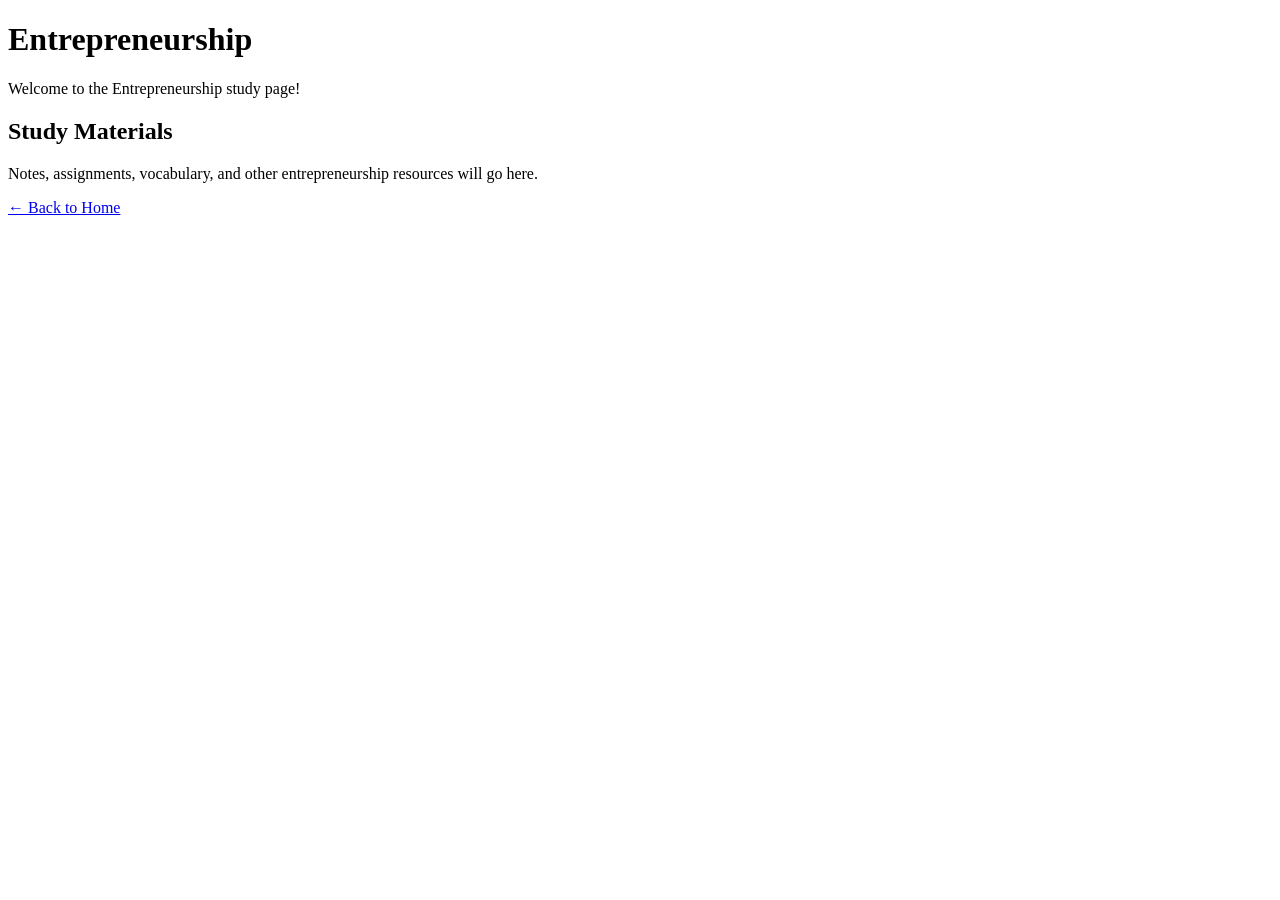
<file: entrepreneurship.html>
<!DOCTYPE html>
<html>
<head>
    <title>Entrepreneurship - Big Moe Studying</title>
</head>
<body>

    <h1>Entrepreneurship</h1>

    <p>Welcome to the Entrepreneurship study page!</p>

    <h2>Study Materials</h2>

    <p>Notes, assignments, vocabulary, and other entrepreneurship resources will go here.</p>

    <a href="index.html">← Back to Home</a>

</body>
</html>
</file>
<file: style.css>
body {
    background-color: #001f3f;
    color: white;
    font-family: Arial, sans-serif;
    text-align: center;
    margin: 0;
    padding: 40px;
}

h1 {
    color: #FFD700;
    font-size: 42px;
}

h2 {
    color: #FFD700;
    font-size: 28px;
}

h3 {
    color: #001f3f;
}

p {
    font-size: 18px;
}

div {
    background-color: white;
    margin: 20px auto;
    padding: 20px;
    border-radius: 12px;
    max-width: 500px;
}

a {
    display: inline-block;
    background-color: #FFD700;
    color: #001f3f;
    padding: 12px 20px;
    border-radius: 8px;
    text-decoration: none;
    font-weight: bold;
}

a:hover {
    background-color: white;
}
</file>
